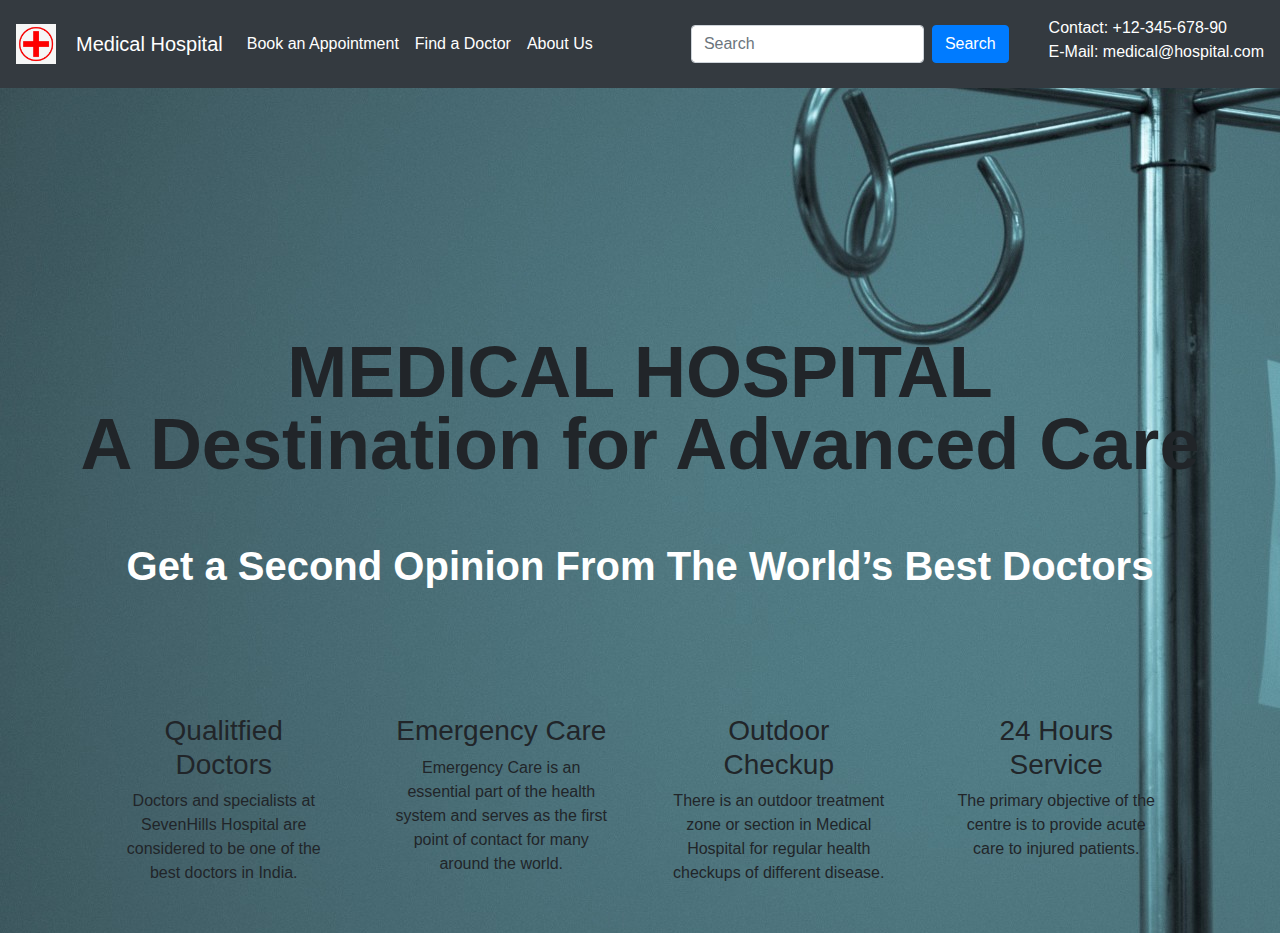
<file: UI_UX/Index.html>
<!doctype html>
<html lang="en">

<head>
    <meta charset="utf-8">
    <meta name="viewport" content="width=device-width, initial-scale=1, shrink-to-fit=no">
    <link rel="stylesheet" href="/UI_UX/assets/css/bootstrap.min.css">

    <title>Medical Hospital</title>

    <style>
        body {
            background-image: url(/UI_UX/assets/images/hosp1.jpg);
            width: 100%;
            height: 100%;
        }

        .masthead-heading {
            font-size: 4.5rem;
            font-weight: 700;
            line-height: 4.5rem;
            text-align: center;
        }

        .masthead-heading-subheading {
            font-size: 2.5rem;
            font-weight: 700;
            line-height: 4.5rem;
            margin-top: 1.25em;
            text-align: center;
            color: white;
        }

        .contact-info {
            color: white;
            font-family: Arial, Helvetica, sans-serif;
            font-size: medium;
            margin-top: 0.5em;
        }
    </style>
</head>

<body>
    <script src="https://code.jquery.com/jquery-3.3.1.slim.min.js"
        integrity="sha384-q8i/X+965DzO0rT7abK41JStQIAqVgRVzpbzo5smXKp4YfRvH+8abtTE1Pi6jizo"
        crossorigin="anonymous"></script>
    <script src="https://cdnjs.cloudflare.com/ajax/libs/popper.js/1.14.7/umd/popper.min.js"
        integrity="sha384-UO2eT0CpHqdSJQ6hJty5KVphtPhzWj9WO1clHTMGa3JDZwrnQq4sF86dIHNDz0W1"
        crossorigin="anonymous"></script>
    <script src="/UI_UX/assets/js/bootstrap.bundle.min.js"></script>


    <nav class=" custom-nav-bar navbar navbar-expand-lg navbar-dark bg-dark navbar fixed-top">
        <img src="assets/images/logo.png" width="40" height="40" class="d-inline-block align-top" alt=""
            style=" margin-right: 20px">
        <a class="navbar-brand" href="Index.html">Medical Hospital</a>
        <button class="navbar-toggler" type="button" data-toggle="collapse" data-target="#navbarSupportedContent"
            aria-controls="navbarSupportedContent" aria-expanded="false" aria-label="Toggle navigation">
            <span class="navbar-toggler-icon"></span>
        </button>

        <div class="collapse navbar-collapse" id="navbarSupportedContent">
            <ul class="navbar-nav mr-auto">
                <li class="nav-item active">
                    <a class="nav-link" href="Book.html">Book an Appointment <span class="sr-only">(current)</span></a>
                </li>
                <li class="nav-item active">
                    <a class="nav-link" href="Doctor.html">Find a Doctor <span class="sr-only">(current)</span></a>
                </li>

                <li class="nav-item active">
                    <a class="nav-link" href="About.html">About Us <span class="sr-only">(current)</span></a>
                </li>
            </ul>
            <form class="form-inline my-2 my-lg-0">
                <input class="form-control mr-sm-2" type="search" placeholder="Search" aria-label="Search">
                <button class="btn btn-primary my-2 my-sm-0" type="submit">Search</button>
            </form>
        </div>
        <div class="contact-info">
            <ul style="list-style-type: none;">
                <li>Contact: +12-345-678-90 </li>
                <li>E-Mail: medical@hospital.com </li>
            </ul>
        </div>
    </nav>


    <div style="margin-top: 21em;">
        <div class="masthead-heading text-uppercase">Medical Hospital</div>
        <div class="masthead-heading">A Destination for Advanced Care</div>
        <div class="masthead-heading-subheading ">Get a Second Opinion From The World’s Best Doctors</div>
    </div>



    <div class="container" style="margin-top: 4em;">
        <div class="row no-gutters">
            <div class="col-md-3 d-flex services align-self-stretch p-4 ftco-animate fadeInUp ftco-animated">
                <div class="media block-6 d-block text-center">
                    <div class="icon d-flex justify-content-center align-items-center">
                        <span class="flaticon-doctor"></span>
                    </div>
                    <div class="media-body p-2 mt-3">
                        <h3 class="heading">Qualitfied Doctors</h3>
                        <p>Doctors and specialists at SevenHills Hospital are considered to be one of the best
                            doctors in India.</p>
                    </div>
                </div>
            </div>
            <div class="col-md-3 d-flex services align-self-stretch p-4 ftco-animate fadeInUp ftco-animated">
                <div class="media block-6 d-block text-center">
                    <div class="icon d-flex justify-content-center align-items-center">
                        <span class="flaticon-ambulance"></span>
                    </div>
                    <div class="media-body p-2 mt-3">
                        <h3 class="heading">Emergency Care</h3>
                        <p>Emergency Care is an essential part of the health system and serves as the first point of
                            contact for many around the world. </p>
                    </div>
                </div>
            </div>
            <div class="col-md-3 d-flex services align-self-stretch p-4 ftco-animate fadeInUp ftco-animated">
                <div class="media block-6 d-block text-center">
                    <div class="icon d-flex justify-content-center align-items-center">
                        <span class="flaticon-stethoscope"></span>
                    </div>
                    <div class="media-body p-2 mt-3">
                        <h3 class="heading">Outdoor Checkup</h3>
                        <p> There is an outdoor treatment zone or section in Medical Hospital for regular health
                            checkups of different disease.</p>
                    </div>
                </div>
            </div>
            <div class="col-md-3 d-flex services align-self-stretch p-4 ftco-animate fadeInUp ftco-animated">
                <div class="media block-6 d-block text-center">
                    <div class="icon d-flex justify-content-center align-items-center">
                        <span class="flaticon-24-hours"></span>
                    </div>
                    <div class="media-body p-2 mt-3">
                        <h3 class="heading">24 Hours Service</h3>
                        <p>The primary objective of the centre is to provide acute care to injured patients. </p>
                    </div>
                </div>
            </div>
        </div>
    </div>
</body>

</html>
</file>
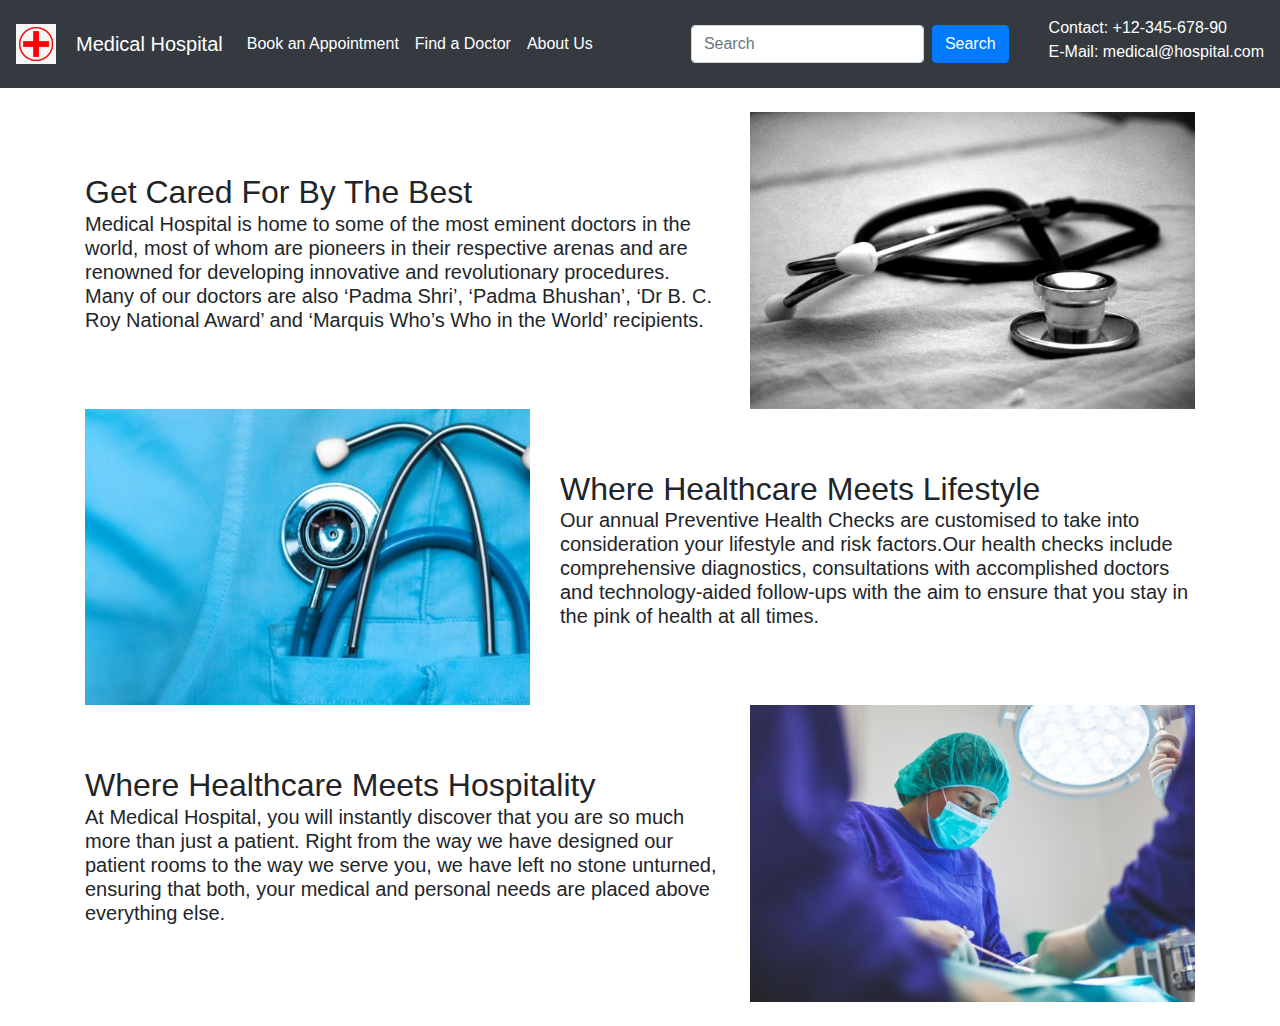
<file: UI_UX/About.html>
<!doctype html>
<html lang="en">

<head>
    <meta charset="utf-8">
    <meta name="viewport" content="width=device-width, initial-scale=1, shrink-to-fit=no">
    <link rel="stylesheet" href="/UI_UX/assets/css/bootstrap.min.css">

    <title>Medical Hospital</title>
    <style>
        .contact-info {
            color: white;
            font-family: Arial, Helvetica, sans-serif;
            font-size: medium;
            margin-top: 0.5em;
        }
    </style>

</head>

<body>
    <script src="https://code.jquery.com/jquery-3.3.1.slim.min.js"
        integrity="sha384-q8i/X+965DzO0rT7abK41JStQIAqVgRVzpbzo5smXKp4YfRvH+8abtTE1Pi6jizo"
        crossorigin="anonymous"></script>
    <script src="https://cdnjs.cloudflare.com/ajax/libs/popper.js/1.14.7/umd/popper.min.js"
        integrity="sha384-UO2eT0CpHqdSJQ6hJty5KVphtPhzWj9WO1clHTMGa3JDZwrnQq4sF86dIHNDz0W1"
        crossorigin="anonymous"></script>

    <script src="/UI_UX/assets/js/bootstrap.bundle.min.js"></script>


    <nav class="navbar navbar-expand-lg navbar-dark bg-dark sticky-top">
        <img src="assets/images/logo.png" width="40" height="40" class="d-inline-block align-top" alt=""
            style=" margin-right: 20px">
        <a class="navbar-brand" href="Index.html">Medical Hospital</a>
        <button class="navbar-toggler" type="button" data-toggle="collapse" data-target="#navbarSupportedContent"
            aria-controls="navbarSupportedContent" aria-expanded="false" aria-label="Toggle navigation">
            <span class="navbar-toggler-icon"></span>
        </button>

        <div class="collapse navbar-collapse" id="navbarSupportedContent">
            <ul class="navbar-nav mr-auto">
                <li class="nav-item active">
                    <a class="nav-link" href="Book.html">Book an Appointment <span class="sr-only">(current)</span></a>
                </li>
                <li class="nav-item active">
                    <a class="nav-link" href="Doctor.html">Find a Doctor <span class="sr-only">(current)</span></a>
                </li>
                <li class="nav-item active">
                    <a class="nav-link" href="About.html">About Us <span class="sr-only">(current)</span></a>
                </li>
            </ul>

            <form class="form-inline my-2 my-lg-0">
                <input class="form-control mr-sm-2" type="search" placeholder="Search" aria-label="Search">
                <button class="btn btn-primary my-2 my-sm-0" type="submit">Search</button>
            </form>
            <div class="contact-info">
                <ul style="list-style-type: none;">
                    <li>Contact: +12-345-678-90 </li>
                    <li>E-Mail: medical@hospital.com </li>
                </ul>
            </div>
        </div>
    </nav>


    <div class="inner-layer">
        <div class="container my-4">
            <div class="row featurette d-flex justify-content-center align-items-center">
                <div class="col-md-7">
                    <h2 class="featurette-heading">Get Cared For By The Best
                        <p class="lead"> Medical Hospital is home to some of the most eminent doctors in the world, most
                            of
                            whom are
                            pioneers in their respective arenas and are renowned for developing innovative and
                            revolutionary
                            procedures. Many of our doctors are also ‘Padma Shri’, ‘Padma Bhushan’, ‘Dr B. C. Roy
                            National
                            Award’ and ‘Marquis Who’s Who in the World’ recipients.</p>
                </div>
                <div class="col-md-5">
                    <img class="img-fluid" src="/UI_UX/assets/images/about1.jpg" alt="">

                </div>
            </div>
            <div class="row featurette d-flex justify-content-center align-items-center">
                <div class="col-md-7 order-md-2">
                    <h2 class="featurette-heading">Where Healthcare Meets Lifestyle
                        <p class="lead">Our annual Preventive Health Checks are customised to take into consideration
                            your
                            lifestyle and risk factors.Our health checks include comprehensive diagnostics,
                            consultations
                            with accomplished doctors and technology-aided follow-ups with the aim to ensure that you
                            stay
                            in the pink of health at all times.</p>
                </div>
                <div class="col-md-5 order-md-1">
                    <img class="img-fluid" src="/UI_UX/assets/images/about2.jpg" alt="">

                </div>
            </div>
            <div class="row featurette d-flex justify-content-center align-items-center">
                <div class="col-md-7">
                    <h2 class="featurette-heading">Where Healthcare Meets Hospitality
                        <p class="lead">At Medical Hospital, you will instantly discover that you are so much more than
                            just
                            a patient. Right from the way we have designed our patient rooms to the way we serve you, we
                            have left no stone unturned, ensuring that both, your medical and personal needs are placed
                            above everything else.

                        </p>
                </div>
                <div class="col-md-5">
                    <img class="img-fluid" src=" /UI_UX/assets/images/about3.jpg " alt="">

                </div>
            </div>
        </div>

    </div>

</body>

</html>
</file>
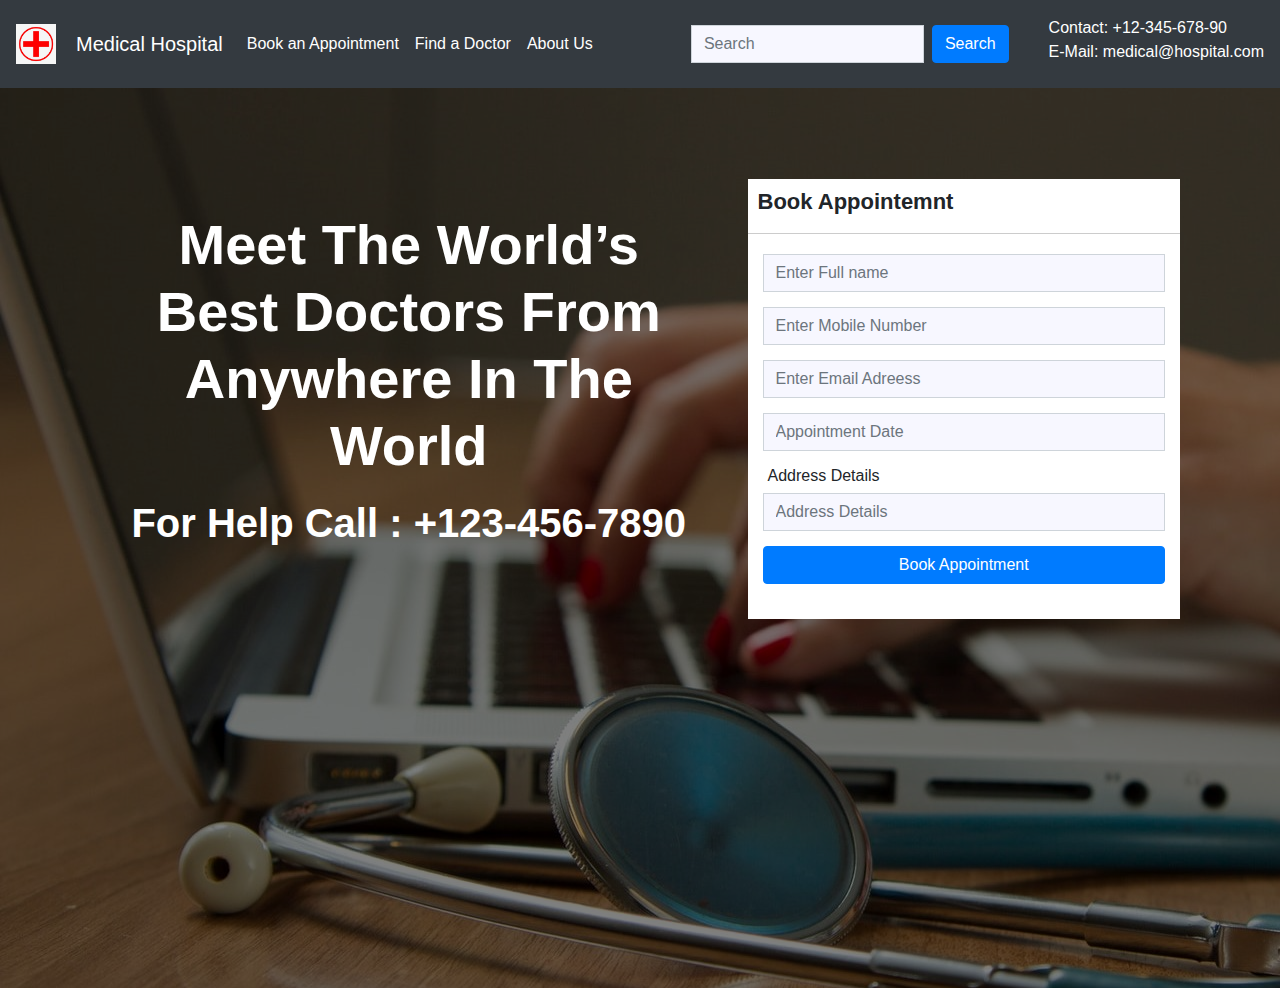
<file: UI_UX/Book.html>
<!doctype html>
<html lang="en">

<head>
  <!-- Required meta tags -->
  <meta charset="utf-8">
  <meta name="viewport" content="width=device-width, initial-scale=1, shrink-to-fit=no">
  <link rel="stylesheet" href="assets/css/bootstrap.min.css">
  <link rel="stylesheet" href="assets/css/datepicker.css">
  <link rel="stylesheet" href="assets/css/style.css">
</head>

<body>

  <nav class="navbar navbar-expand-lg navbar-dark bg-dark">
    <img src="assets/images/logo.png" width="40" height="40" class="d-inline-block align-top" alt=""
      style=" margin-right: 20px">
    <a class="navbar-brand" href="Index.html">Medical Hospital</a>
    <button class="navbar-toggler" type="button" data-toggle="collapse" data-target="#navbarSupportedContent"
      aria-controls="navbarSupportedContent" aria-expanded="false" aria-label="Toggle navigation">
      <span class="navbar-toggler-icon"></span>
    </button>

    <div class="collapse navbar-collapse" id="navbarSupportedContent">
      <ul class="navbar-nav mr-auto">
        <li class="nav-item active">
          <a class="nav-link" href="Book.html">Book an Appointment <span class="sr-only">(current)</span></a>
        </li>
        <li class="nav-item active">
          <a class="nav-link" href="Doctor.html">Find a Doctor <span class="sr-only">(current)</span></a>
        </li>

        <li class="nav-item active">
          <a class="nav-link" href="About.html">About Us <span class="sr-only">(current)</span></a>
        </li>

      </ul>
      <form class="form-inline my-2 my-lg-0">
        <input class="form-control mr-sm-2" type="search" placeholder="Search" aria-label="Search">
        <button class="btn btn-primary my-2 my-sm-0" type="submit">Search</button>
      </form>
      <div class="contact-info">
        <ul style="list-style-type: none;">
          <li>Contact: +12-345-678-90 </li>
          <li>E-Mail: medical@hospital.com </li>
        </ul>
      </div>
    </div>
  </nav>
  <div class="inner-layer">
    <div class="container">
      <div class="row no-margin">
        <div class="col-sm-7">
          <div class="content">
            <h1>Meet The World’s Best Doctors From Anywhere In The World</h1>
            <h2>For Help Call : +123-456-7890</h2>
          </div>
        </div>
        <div class="col-sm-5">
          <div class="form-data">
            <div class="form-head">
              <h2>Book Appointemnt</h2>
            </div>
            <div class="form-body">
              <div class="row form-row">
                <input type="text" placeholder="Enter Full name" class="form-control">
              </div>
              <div class="row form-row">
                <input type="text" placeholder="Enter Mobile Number" class="form-control">
              </div>
              <div class="row form-row">
                <input type="text" placeholder="Enter Email Adreess" class="form-control">
              </div>
              <div class="row form-row">
                <input id="dat" type="text" placeholder="Appointment Date" class="form-control">
              </div>
              <h6>Address Details</h6>
              <div class="row form-row">
                <input id="dat" type="text" placeholder="Address Details" class="form-control">
              </div>
              <div class="row form-row">
                <button class="btn btn-primary btn-appointment">
                  Book Appointment
                </button>

              </div>

            </div>
          </div>
        </div>
      </div>
    </div>
  </div>

</body>

<!-- Optional JavaScript -->
<!-- jQuery first, then Popper.js, then Bootstrap JS -->
<script src="assets/js/jquery-3.3.1.min.js"></script>
<script src="assets/js/popper.min.js"></script>
<script src="assets/js/bootstrap.min.js"></script>
<script src="assets/js/bootstrap-datepicker.js"></script>

<script>
  $(document).ready(function () {
    $("#dat").datepicker();
  })
</script>

</body>

</html>
</file>
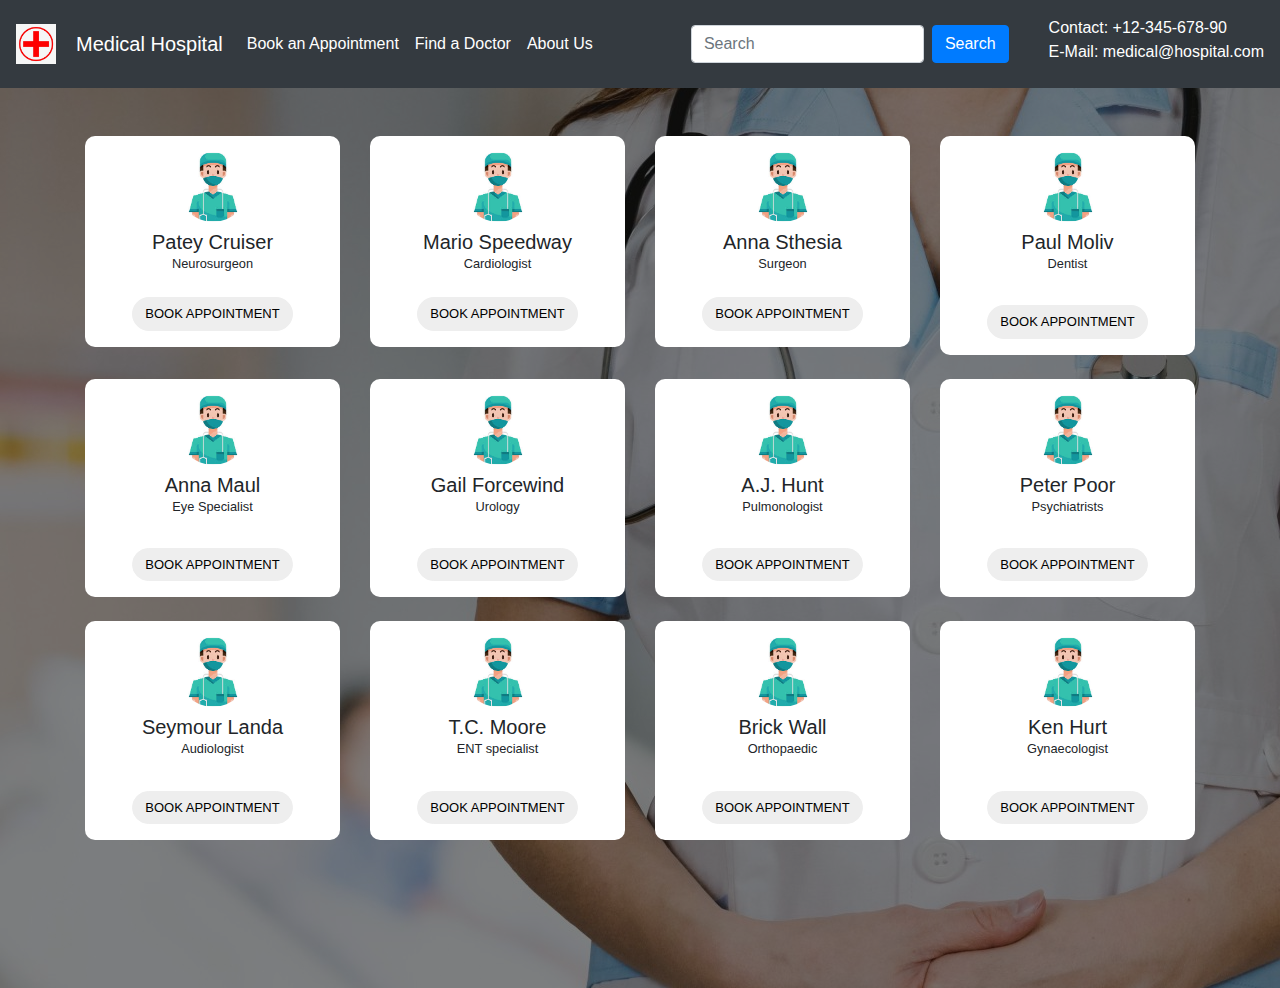
<file: UI_UX/Doctor.html>
<!doctype html>
<html lang="en">

<head>
    <meta charset="utf-8">
    <meta name="viewport" content="width=device-width, initial-scale=1, shrink-to-fit=no">
    <link rel="stylesheet" href="/UI_UX/assets/css/bootstrap.min.css">

    <title>Medical Hospital</title>
    <style>
        body {
            width: 100%;
            height: 100%;
            overflow: hidden;
            background-image: url(/UI_UX/assets/images/doc1.jpg);

        }

        .inner-layer {
            position: absolute;
            width: 100%;
            height: 100%;
            background-color: rgba(0, 0, 0, 0.5);
            overflow: auto;
        }

        .add {
            border-radius: 20px
        }

        .card {
            border: none;
            border-radius: 10px;
            transition: all 1s;
            cursor: pointer;
            margin-bottom: 1.5em;
        }

        .card:hover {
            -webkit-box-shadow: 3px 5px 17px -4px #777777;
            box-shadow: 3px 5px 17px -4px #777777
        }

        .ratings i {
            color: green
        }

        .apointment button {
            border-radius: 20px;
            background-color: #eee;
            color: #000;
            border-color: #eee;
            font-size: 13px
        }

        .contact-info {
            color: white;
            font-family: Arial, Helvetica, sans-serif;
            font-size: medium;
            margin-top: 0.5em;
        }
    </style>
</head>

<body>
    <script src="https://code.jquery.com/jquery-3.3.1.slim.min.js"
        integrity="sha384-q8i/X+965DzO0rT7abK41JStQIAqVgRVzpbzo5smXKp4YfRvH+8abtTE1Pi6jizo"
        crossorigin="anonymous"></script>
    <script src="https://cdnjs.cloudflare.com/ajax/libs/popper.js/1.14.7/umd/popper.min.js"
        integrity="sha384-UO2eT0CpHqdSJQ6hJty5KVphtPhzWj9WO1clHTMGa3JDZwrnQq4sF86dIHNDz0W1"
        crossorigin="anonymous"></script>
    <script src="/UI_UX/assets/js/bootstrap.bundle.min.js"></script>


    <nav class="navbar navbar-expand-lg navbar-dark bg-dark">
        <img src="assets/images/logo.png" width="40" height="40" class="d-inline-block align-top" alt=""
            style=" margin-right: 20px">
        <a class="navbar-brand" href="Index.html">Medical Hospital</a>
        <button class="navbar-toggler" type="button" data-toggle="collapse" data-target="#navbarSupportedContent"
            aria-controls="navbarSupportedContent" aria-expanded="false" aria-label="Toggle navigation">
            <span class="navbar-toggler-icon"></span>
        </button>

        <div class="collapse navbar-collapse" id="navbarSupportedContent">
            <ul class="navbar-nav mr-auto">

                <li class="nav-item active">
                    <a class="nav-link" href="Book.html">Book an Appointment <span class="sr-only">(current)</span></a>
                </li>
                <li class="nav-item active">
                    <a class="nav-link" href="Doctor.html">Find a Doctor <span class="sr-only">(current)</span></a>
                </li>

                <li class="nav-item active">
                    <a class="nav-link" href="About.html">About Us <span class="sr-only">(current)</span></a>
                </li>

            </ul>
            <form class="form-inline my-2 my-lg-0">
                <input class="form-control mr-sm-2" type="search" placeholder="Search" aria-label="Search">
                <button class="btn btn-primary my-2 my-sm-0" type="submit">Search</button>
            </form>
            <div class="contact-info">
                <ul style="list-style-type: none;">
                    <li>Contact: +12-345-678-90 </li>
                    <li>E-Mail: medical@hospital.com </li>
                </ul>
            </div>
        </div>
    </nav>
    <div class="inner-layer">
        <div class="container mt-5 mb-5">
            <div class="d-flex justify-content-between mb-3">
                <div class="row g-2">
                    <div class="col-md-3">
                        <div class="card p-2 py-3 text-center">
                            <div class="img mb-2"> <img src="/UI_UX/assets/images/doc_icon.jpg" width="70"
                                    class="rounded-circle">
                            </div>
                            <h5 class="mb-0">Patey Cruiser</h5> <small>Neurosurgeon</small>
                            <div class="mt-4 apointment"> <button class="btn btn-success text-uppercase"
                                    onclick="document.location = 'Book.html'">Book Appointment</button> </div>
                        </div>
                    </div>
                    <div class="col-md-3">
                        <div class="card p-2 py-3 text-center">
                            <div class="img mb-2"> <img src="/UI_UX/assets/images/doc_icon.jpg" width="70"
                                    class="rounded-circle">
                            </div>
                            <h5 class="mb-0">Mario Speedway</h5> <small>Cardiologist</small>
                            <div class="mt-4 apointment"> <button class="btn btn-success text-uppercase"
                                    onclick="document.location = 'Book.html'">Book
                                    Appointment</button> </div>
                        </div>
                    </div>
                    <div class="col-md-3">
                        <div class="card p-2 py-3 text-center">
                            <div class="img mb-2"> <img src="/UI_UX/assets/images/doc_icon.jpg" width="70"
                                    class="rounded-circle">
                            </div>
                            <h5 class="mb-0">Anna Sthesia</h5> <small>Surgeon</small>
                            <div class="mt-4 apointment"> <button class="btn btn-success text-uppercase"
                                    onclick="document.location = 'Book.html'">Book
                                    Appointment</button> </div>
                        </div>
                    </div>
                    <div class="col-md-3">
                        <div class="card p-2 py-3 text-center">
                            <div class="img mb-2"> <img src="/UI_UX/assets/images/doc_icon.jpg" width="70"
                                    class="rounded-circle">
                            </div>
                            <h5 class="mb-0">Paul Moliv</h5> <small>Dentist</small>
                            <div class="ratings mt-2"> <i class="fa fa-star"></i> <i class="fa fa-star"></i> </div>
                            <div class="mt-4 apointment"> <button class="btn btn-success text-uppercase"
                                    onclick="document.location = 'Book.html'">Book
                                    Appointment</button> </div>
                        </div>
                    </div>
                    <div class="col-md-3">
                        <div class="card p-2 py-3 text-center">
                            <div class="img mb-2"> <img src="/UI_UX/assets/images/doc_icon.jpg" width="70"
                                    class="rounded-circle">
                            </div>
                            <h5 class="mb-0">Anna Maul</h5> <small>Eye Specialist</small>
                            <div class="ratings mt-2"> <i class="fa fa-star"></i> <i class="fa fa-star"></i> <i
                                    class="fa fa-star"></i> <i class="fa fa-star"></i> </div>
                            <div class="mt-4 apointment"> <button class="btn btn-success text-uppercase"
                                    onclick="document.location = 'Book.html'">Book
                                    Appointment</button> </div>
                        </div>
                    </div>
                    <div class="col-md-3">
                        <div class="card p-2 py-3 text-center">
                            <div class="img mb-2"> <img src="/UI_UX/assets/images/doc_icon.jpg" width="70"
                                    class="rounded-circle">
                            </div>
                            <h5 class="mb-0">Gail Forcewind</h5> <small>Urology</small>
                            <div class="ratings mt-2"> <i class="fa fa-star"></i> <i class="fa fa-star"></i> <i
                                    class="fa fa-star"></i> <i class="fa fa-star"></i> </div>
                            <div class="mt-4 apointment"> <button class="btn btn-success text-uppercase"
                                    onclick="document.location = 'Book.html'">Book
                                    Appointment</button> </div>
                        </div>
                    </div>
                    <div class="col-md-3">
                        <div class="card p-2 py-3 text-center">
                            <div class="img mb-2"> <img src="/UI_UX/assets/images/doc_icon.jpg" width="70"
                                    class="rounded-circle">
                            </div>
                            <h5 class="mb-0">A.J. Hunt</h5> <small>Pulmonologist</small>
                            <div class="ratings mt-2"> <i class="fa fa-star"></i> <i class="fa fa-star"></i> <i
                                    class="fa fa-star"></i> <i class="fa fa-star"></i> </div>
                            <div class="mt-4 apointment"> <button class="btn btn-success text-uppercase"
                                    onclick="document.location = 'Book.html'">Book
                                    Appointment</button> </div>
                        </div>
                    </div>
                    <div class="col-md-3">
                        <div class="card p-2 py-3 text-center">
                            <div class="img mb-2"> <img src="/UI_UX/assets/images/doc_icon.jpg" width="70"
                                    class="rounded-circle">
                            </div>
                            <h5 class="mb-0">Peter Poor</h5> <small>Psychiatrists</small>
                            <div class="ratings mt-2"> <i class="fa fa-star"></i> <i class="fa fa-star"></i> <i
                                    class="fa fa-star"></i> <i class="fa fa-star"></i> </div>
                            <div class="mt-4 apointment"> <button class="btn btn-success text-uppercase"
                                    onclick="document.location = 'Book.html'">Book
                                    Appointment</button> </div>
                        </div>
                    </div>

                    <div class="col-md-3">
                        <div class="card p-2 py-3 text-center">
                            <div class="img mb-2"> <img src="/UI_UX/assets/images/doc_icon.jpg" width="70"
                                    class="rounded-circle">
                            </div>
                            <h5 class="mb-0">Seymour Landa</h5> <small>Audiologist</small>
                            <div class="ratings mt-2"> <i class="fa fa-star"></i> <i class="fa fa-star"></i> <i
                                    class="fa fa-star"></i> <i class="fa fa-star"></i> </div>
                            <div class="mt-4 apointment"> <button class="btn btn-success text-uppercase"
                                    onclick="document.location = 'Book.html'">Book
                                    Appointment</button> </div>
                        </div>
                    </div>
                    <div class="col-md-3">
                        <div class="card p-2 py-3 text-center">
                            <div class="img mb-2"> <img src="/UI_UX/assets/images/doc_icon.jpg" width="70"
                                    class="rounded-circle">
                            </div>
                            <h5 class="mb-0">T.C. Moore</h5> <small>ENT specialist</small>
                            <div class="ratings mt-2"> <i class="fa fa-star"></i> <i class="fa fa-star"></i> <i
                                    class="fa fa-star"></i> <i class="fa fa-star"></i> </div>
                            <div class="mt-4 apointment"> <button class="btn btn-success text-uppercase"
                                    onclick="document.location = 'Book.html'">Book
                                    Appointment</button> </div>
                        </div>
                    </div>
                    <div class="col-md-3">
                        <div class="card p-2 py-3 text-center">
                            <div class="img mb-2"> <img src="/UI_UX/assets/images/doc_icon.jpg" width="70"
                                    class="rounded-circle">
                            </div>
                            <h5 class="mb-0">Brick Wall</h5> <small> Orthopaedic</small>
                            <div class="ratings mt-2"> <i class="fa fa-star"></i> <i class="fa fa-star"></i> <i
                                    class="fa fa-star"></i> <i class="fa fa-star"></i> </div>
                            <div class="mt-4 apointment"> <button class="btn btn-success text-uppercase"
                                    onclick="document.location = 'Book.html'">Book
                                    Appointment</button> </div>
                        </div>
                    </div>
                    <div class="col-md-3">
                        <div class="card p-2 py-3 text-center">
                            <div class="img mb-2"> <img src="/UI_UX/assets/images/doc_icon.jpg" width="70"
                                    class="rounded-circle">
                            </div>
                            <h5 class="mb-0">Ken Hurt</h5> <small>Gynaecologist</small>
                            <div class="ratings mt-2"> <i class="fa fa-star"></i> <i class="fa fa-star"></i> <i
                                    class="fa fa-star"></i> <i class="fa fa-star"></i> </div>
                            <div class="mt-4 apointment"> <button class="btn btn-success text-uppercase"
                                    onclick="document.location = 'Book.html'">Book
                                    Appointment</button> </div>
                        </div>
                    </div>

                </div>
            </div>
        </div>


</body>

</html>
</file>
<file: UI_UX/assets/css/style.css>
body{
	width: 100%;
	height:100%;
	overflow: hidden;
	background-image: url(../images/background.jpg);
}
.inner-layer{
	position: absolute;
	width: 100%;
	height:100%;
	background-color: rgba(0,0,0,0.5);
	overflow: auto;
}
.form-data{
	margin-top: 21%;
	background-color: #FFF;
	
}
.form-body{
	padding: 20px;
}
.form-head{
	padding: 10px;
	border-bottom: 1px solid #CCC;
}
.form-head h2{
	font-size: 22px;
	font-weight: 600;
}
.no-margin{
	margin: 0px;
}

.form-row{
	margin-bottom: 15px;
}
.form-control{
	background-color: #f7f7ff;
	border-radius: 0px;

}
.form-control:focus{
	box-shadow: none;
	border: 3px solid #1d78df;
}
.btn-appointment{

	width: 100%;
}
.content{
	margin-top: 15%;
	text-align: center;
	color: #FFF;
	padding: 30px;
}
.content h1{
	font-weight: 600;
	font-size: 3.5rem;
}
.content h2{
	font-weight: 600;
	font-size:2.5rem;
	margin-top: 20px;
}
.content p{
	font-size: 22px;
	margin-top: 20px;
}
.datepicker td, .datepicker th{
	padding: 5px;
}
.dropdown-menu.datepicker{
	max-width: 300px !important;
}


.contact-info{
	color:white;
	font-family: Arial, Helvetica, sans-serif;
	font-size: medium;
	margin-top: 0.5em;
}
@media screen and (max-width: 976px){
	
}
</file>
<file: UI_UX/assets/css/datepicker.css>
/*!
* Datepicker for Bootstrap
*
* Original Idea: http://www.eyecon.ro/bootstrap-datepicker (Copyright 2012 Stefan Petre)
* Updated by AymKdn (http://kodono.info - https://github.com/Aymkdn/Datepicker-for-Bootstrap)
* Licensed under the Apache License v2.0
* http://www.apache.org/licenses/LICENSE-2.0
*
*/
.datepicker {
top: 0;
left: 0;
padding: 4px;
margin-top: 1px;
-webkit-border-radius: 4px;
-moz-border-radius: 4px;
border-radius: 4px;
/*.dow {
border-top: 1px solid #ddd !important;
}*/
}
.datepicker:before {
content: '';
display: inline-block;
border-left: 7px solid transparent;
border-right: 7px solid transparent;
border-bottom: 7px solid #ccc;
border-bottom-color: rgba(0, 0, 0, 0.2);
position: absolute;
top: -7px;
left: 6px;
}
.datepicker:after {
content: '';
display: inline-block;
border-left: 6px solid transparent;
border-right: 6px solid transparent;
border-bottom: 6px solid #ffffff;
position: absolute;
top: -6px;
left: 7px;
}
.datepicker > div {
display: none;
}
.datepicker table {
width: 100%;
margin: 0;
}
.datepicker td, .datepicker th {
text-align: center;
width: 20px;
height: 20px;
-webkit-border-radius: 4px;
-moz-border-radius: 4px;
border-radius: 4px;
}
.datepicker td.day:hover {
background: #eeeeee;
cursor: pointer;
}
.datepicker td.old, .datepicker td.new {
color: #999999;
}
.datepicker td.active, .datepicker td.active:hover {
background-color: #006dcc;
background-image: -moz-linear-gradient(top, #0088cc, #0044cc);
background-image: -ms-linear-gradient(top, #0088cc, #0044cc);
background-image: -webkit-gradient(linear, 0 0, 0 100%, from(#0088cc), to(#0044cc));
background-image: -webkit-linear-gradient(top, #0088cc, #0044cc);
background-image: -o-linear-gradient(top, #0088cc, #0044cc);
background-image: linear-gradient(top, #0088cc, #0044cc);
background-repeat: repeat-x;
filter: progid:DXImageTransform.Microsoft.gradient(startColorstr='#0088cc', endColorstr='#0044cc', GradientType=0);
border-color: #0044cc #0044cc #002a80;
border-color: rgba(0, 0, 0, 0.1) rgba(0, 0, 0, 0.1) rgba(0, 0, 0, 0.25);
filter: progid:DXImageTransform.Microsoft.gradient(enabled = false);
color: #fff;
text-shadow: 0 -1px 0 rgba(0, 0, 0, 0.25);
}
.datepicker td.active:hover,
.datepicker td.active:hover:hover,
.datepicker td.active:active,
.datepicker td.active:hover:active,
.datepicker td.active.active,
.datepicker td.active:hover.active,
.datepicker td.active.disabled,
.datepicker td.active:hover.disabled,
.datepicker td.active[disabled],
.datepicker td.active:hover[disabled] {
background-color: #0044cc;
}
.datepicker td.active:active,
.datepicker td.active:hover:active,
.datepicker td.active.active,
.datepicker td.active:hover.active {
background-color: #003399 \9;
}
.datepicker td span {
display: block;
width: 47px;
height: 54px;
line-height: 54px;
float: left;
margin: 2px;
cursor: pointer;
-webkit-border-radius: 4px;
-moz-border-radius: 4px;
border-radius: 4px;
}
.datepicker td span:hover {
background: #eeeeee;
}
.datepicker td span.active {
background-color: #006dcc;
background-image: -moz-linear-gradient(top, #0088cc, #0044cc);
background-image: -ms-linear-gradient(top, #0088cc, #0044cc);
background-image: -webkit-gradient(linear, 0 0, 0 100%, from(#0088cc), to(#0044cc));
background-image: -webkit-linear-gradient(top, #0088cc, #0044cc);
background-image: -o-linear-gradient(top, #0088cc, #0044cc);
background-image: linear-gradient(top, #0088cc, #0044cc);
background-repeat: repeat-x;
filter: progid:DXImageTransform.Microsoft.gradient(startColorstr='#0088cc', endColorstr='#0044cc', GradientType=0);
border-color: #0044cc #0044cc #002a80;
border-color: rgba(0, 0, 0, 0.1) rgba(0, 0, 0, 0.1) rgba(0, 0, 0, 0.25);
filter: progid:DXImageTransform.Microsoft.gradient(enabled = false);
color: #fff;
text-shadow: 0 -1px 0 rgba(0, 0, 0, 0.25);
}
.datepicker td span.active:hover,
.datepicker td span.active:active,
.datepicker td span.active.active,
.datepicker td span.active.disabled,
.datepicker td span.active[disabled] {
background-color: #0044cc;
}
.datepicker td span.active:active, .datepicker td span.active.active {
background-color: #003399 \9;
}
.datepicker td span.old {
color: #999999;
}
.datepicker th.switch {
width: 145px;
}
.datepicker thead tr:first-child th {
cursor: pointer;
}
.datepicker thead tr:first-child th:hover {
background: #eeeeee;
}
.input-append.date .add-on i, .input-prepend.date .add-on i {
display: block;
cursor: pointer;
width: 16px;
height: 16px;
}
.dropdown-menu.datepicker { max-width:220px }
</file>
